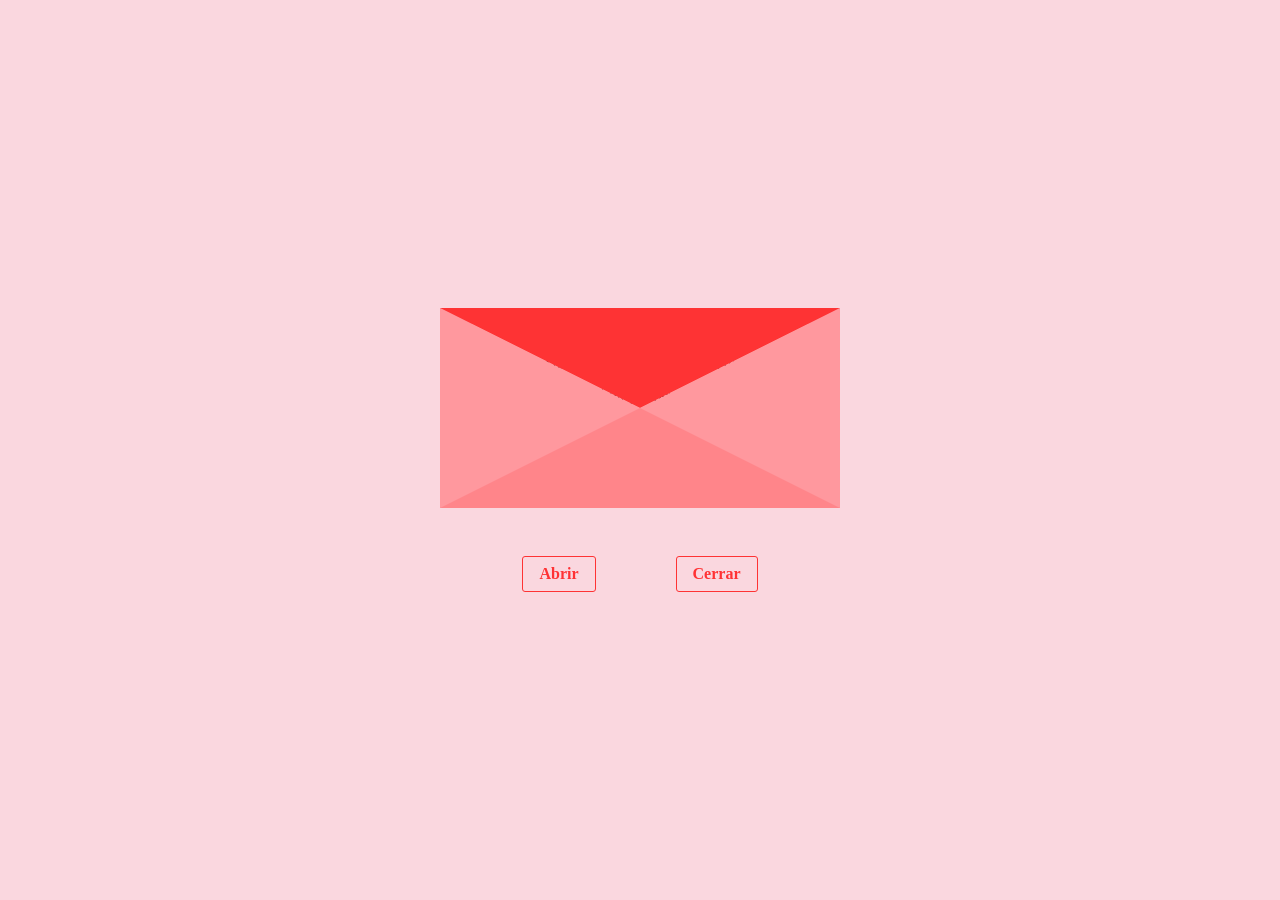
<file: index.html>
<!DOCTYPE html>
<html lang="es">
<head>
  <meta charset="UTF-8">
  <meta name="viewport" content="width=device-width, initial-scale=1.0">
  <title>Carta</title>
  <link rel="stylesheet" href="style.css">
</head>
<body>
  <main>
    <div class="container-letter">
      <div class="cover"></div>
      <span class="heart">♥</span>
      <p class="paper" id="mainMessage">
       ¿Quieres ser mi San valentin amor? Mi pequeñita Alli te amo con mi alma y espero que me dejes ser tu san valentin toda la vida 
      </p>
      <div class="letter"></div>
    </div>
    <div class="options">
      <button id="open">Abrir</button>
      <button id="close">Cerrar</butto>
    </div>
  </main>
  <script src="script.js"></script>
</body>
</html>
</file>
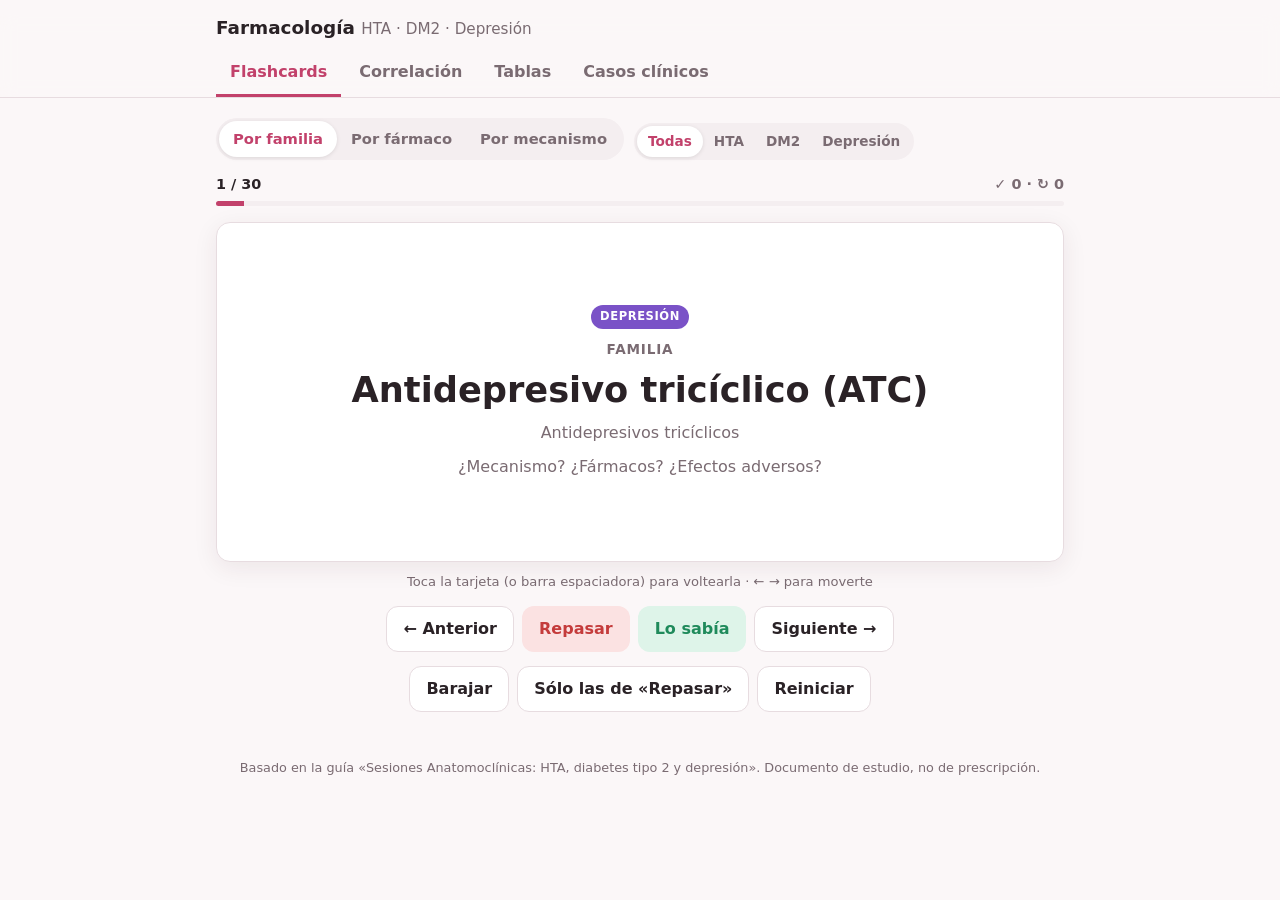
<file: farmacos/index.html>
<!DOCTYPE html>
<html lang="es">
<head>
  <meta charset="UTF-8">
  <meta name="viewport" content="width=device-width, initial-scale=1.0">
  <title>Farmacología HTA · DM2 · Depresión</title>
  <link rel="stylesheet" href="style.css">
</head>
<body>
  <header class="top">
    <div class="wrap">
      <h1>Farmacología <span class="muted">HTA · DM2 · Depresión</span></h1>
      <nav class="tabs" role="tablist">
        <button class="tab active" data-tab="flash" role="tab">Flashcards</button>
        <button class="tab" data-tab="corr" role="tab">Correlación</button>
        <button class="tab" data-tab="tablas" role="tab">Tablas</button>
        <button class="tab" data-tab="casos" role="tab">Casos clínicos</button>
      </nav>
    </div>
  </header>

  <main class="wrap">
    <!-- ================= FLASHCARDS ================= -->
    <section id="flash" class="panel active">
      <div class="toolbar">
        <div class="seg" id="flashMode">
          <button data-v="familia" class="on">Por familia</button>
          <button data-v="farmaco">Por fármaco</button>
          <button data-v="mecanismo">Por mecanismo</button>
        </div>
        <div class="seg small" id="flashEnf">
          <button data-v="all" class="on">Todas</button>
          <button data-v="hta">HTA</button>
          <button data-v="dm2">DM2</button>
          <button data-v="dep">Depresión</button>
        </div>
      </div>

      <div class="progress-row">
        <span id="flashCount">1 / 1</span>
        <span class="muted" id="flashStats"></span>
      </div>
      <div class="bar"><div id="flashBar"></div></div>

      <div class="card-stage">
        <div class="flashcard" id="flashcard" tabindex="0" aria-live="polite">
          <div class="face front" id="cardFront"></div>
          <div class="face back" id="cardBack"></div>
        </div>
      </div>
      <p class="hint">Toca la tarjeta (o barra espaciadora) para voltearla · ← → para moverte</p>

      <div class="actions">
        <button class="btn ghost" id="prevCard">← Anterior</button>
        <button class="btn bad" id="reviewCard">Repasar</button>
        <button class="btn good" id="knowCard">Lo sabía</button>
        <button class="btn ghost" id="nextCard">Siguiente →</button>
      </div>
      <div class="actions">
        <button class="btn ghost" id="shuffleCards">Barajar</button>
        <button class="btn ghost" id="onlyReview">Sólo las de «Repasar»</button>
        <button class="btn ghost" id="resetFlash">Reiniciar</button>
      </div>
    </section>

    <!-- ================= CORRELACIÓN ================= -->
    <section id="corr" class="panel">
      <div class="toolbar">
        <label class="field">Tipo
          <select id="corrMode">
            <option value="f2fam">Fármaco → Familia</option>
            <option value="fam2f">Familia → Fármaco</option>
            <option value="f2f">Fármaco → otro fármaco de su familia</option>
            <option value="mec2fam">Mecanismo → Familia</option>
            <option value="letras">Estilo examen (letras)</option>
          </select>
        </label>
        <label class="field">Tema
          <select id="corrEnf">
            <option value="all">Todas</option>
            <option value="hta">HTA</option>
            <option value="dm2">DM2</option>
            <option value="dep">Depresión</option>
          </select>
        </label>
        <label class="field">Filas
          <select id="corrN">
            <option>5</option><option selected>10</option><option>15</option><option>20</option>
          </select>
        </label>
        <label class="check"><input type="checkbox" id="corrHelp"> Autocompletar</label>
      </div>

      <p class="muted" id="corrInstr"></p>
      <div id="corrLetters" class="letters" hidden></div>
      <div class="table-wrap">
        <table class="corr">
          <thead><tr><th>#</th><th id="corrLeftHead">Fármaco</th><th id="corrRightHead">Tu respuesta</th></tr></thead>
          <tbody id="corrBody"></tbody>
        </table>
      </div>
      <datalist id="dlFamilias"></datalist>
      <datalist id="dlFarmacos"></datalist>

      <div class="score" id="corrScore" hidden></div>
      <div class="actions">
        <button class="btn primary" id="corrCheck">Calificar</button>
        <button class="btn ghost" id="corrShow">Mostrar respuestas</button>
        <button class="btn ghost" id="corrReset">Reiniciar ↻</button>
      </div>
    </section>

    <!-- ================= TABLAS ================= -->
    <section id="tablas" class="panel">
      <div class="toolbar">
        <div class="seg" id="tablaSel"></div>
      </div>
      <div class="toolbar">
        <div class="seg small" id="tablaNivel">
          <button data-v="facil" class="on">Algunos huecos</button>
          <button data-v="normal">Todos los valores</button>
          <button data-v="dificil">Todo en blanco</button>
        </div>
      </div>

      <h2 class="tabla-titulo" id="tablaTitulo"></h2>
      <p class="muted tabla-ayuda">Escribe rangos como <b>120-129</b> y límites como <b>&lt;80</b> o <b>≥180</b> (también vale <b>&gt;=180</b>). Las unidades son opcionales.</p>
      <div class="keys" id="tablaKeys" aria-label="Insertar símbolo">
        <button type="button" data-k="≥">≥</button>
        <button type="button" data-k="<">&lt;</button>
        <button type="button" data-k="–">–</button>
        <button type="button" data-k=".">.</button>
        <button type="button" data-k="y/o">y/o</button>
      </div>
      <div class="table-wrap">
        <table class="fill" id="tablaFill"></table>
      </div>
      <p class="muted tabla-nota" id="tablaNota" hidden></p>

      <div class="score" id="tablaScore" hidden></div>
      <div class="actions">
        <button class="btn primary" id="tablaCheck">Calificar</button>
        <button class="btn ghost" id="tablaShow">Mostrar respuestas</button>
        <button class="btn ghost" id="tablaReset">Reiniciar ↻</button>
      </div>
    </section>

    <!-- ================= CASOS ================= -->
    <section id="casos" class="panel">
      <div class="toolbar">
        <label class="field">Tema
          <select id="casoEnf">
            <option value="all">Todas</option>
            <option value="hta">HTA</option>
            <option value="dm2">DM2</option>
            <option value="dep">Depresión</option>
            <option value="mix">Paciente con las tres</option>
          </select>
        </label>
        <label class="field">Tipo
          <select id="casoTipo">
            <option value="all">Todos</option>
            <option value="elegir">Elegir según el paciente</option>
            <option value="adverso">Efecto adverso → fármaco</option>
            <option value="fijo">Minicasos del documento</option>
            <option value="clasif">Clasificar la PA (GPC)</option>
            <option value="imc">IMC (NOM-008)</option>
          </select>
        </label>
        <div class="score-pill" id="casoScore">0 / 0</div>
      </div>

      <article class="caso" id="caso">
        <div class="caso-tag" id="casoTag"></div>
        <p class="caso-text" id="casoText"></p>
        <div class="opts" id="casoOpts"></div>
        <div class="exp" id="casoExp" hidden></div>
      </article>

      <div class="actions">
        <button class="btn primary" id="casoNext">Nuevo caso ↻</button>
        <button class="btn ghost" id="casoResetScore">Reiniciar marcador</button>
      </div>
    </section>

    <footer class="foot muted">
      Basado en la guía «Sesiones Anatomoclínicas: HTA, diabetes tipo 2 y depresión». Documento de estudio, no de prescripción.
    </footer>
  </main>

  <script src="data.js"></script>
  <script src="app.js"></script>
</body>
</html>
</file>
<file: style.css>
/* reset css */

* {
    min-width: 0;
    font: inherit;
  }
  
  *,
  *::before,
  *::after {
    box-sizing: border-box;
  }
  
  img,
  video,
  svg {
    display: block;
    height: auto;
    max-width: 100%;
  }
  
  body {
    margin: 0;
    min-height: 100dvh;
  }
  
  h1,
  h2,
  h3 {
    text-wrap: balance;
  }
  
  p {
    text-wrap: pretty;
  }
  
  /* styles */
  /* TODO: Cambiar la fuente
  
  * {
    font-family: comic-sans;
  } */
  
  body {
    background-color: #fad7df;
  }
  
  main {
    display: flex;
    flex-direction: column;
  
    gap: 3rem;
    justify-content: center;
    align-items: center;
    height: 100vh;
  }
  
  .container-letter {
    position: relative;
  }
  
  .cover {
    position: absolute;
    border-left: 200px solid transparent;
    border-right: 200px solid transparent;
    border-top: 100px solid #fe3334;
    border-bottom: 100px solid transparent;
  
    /*  */
    transition: transform .75s;
    transform-origin: top;
  }
  
  .paper {
    position: absolute;
    padding: 1.5rem;
    line-height: 2rem;
    right: 5px;
    /*  */
    z-index: -1;
    background: white;
    width: 390px;
    height: 180px;
  
    transition: all .75s;
  }
  
  .letter {
    border-left: 200px solid #ff989e;
    border-right: 200px solid #ff989e;
    border-top: 100px solid transparent;
    border-bottom: 100px solid #ff858a;
  }
  
  .options {
    display: flex;
    gap: 5rem;
  
    & button {
      color: #ff3234;
      font-weight: 600;
      border-radius: 3px;
      background: #fad7df;
      padding: 0.5rem 1rem;
      border: 1px solid #fe3334;
      cursor: pointer;
    }
  
    & button:hover {
      background: #ff989e;
      color: white;
    }
  }
  
  .open-cover {
    transform: rotatex(180deg);
  }
  
  .open-paper {
    animation: openPaper .5s forwards;
  }
  
  @keyframes openPaper {
    0% {
      top: 0;
    }
    100% {
      top: -120px;
    }
  }
  
  .close-paper {
    animation: closePaper .5s forwards;
  }
  
  @keyframes closePaper {
    0% {
      top: -120px;
    }
    100% {
      top: 0;
    }
  }
  
  
  .heart {
    display: none;
    position: absolute;
    top: 25%;
    left: 46.5%;
    margin: auto;
    font-size: 3rem;
  
    color: #fe3334;
  
    animation: crecer 1s forwards ;
  }
  
  @keyframes crecer {
    0% {
      scale: 1;
      opacity: 1;
    }
    100% {
      scale: 3;
      opacity: 0;
  
    }
  }
</file>
<file: farmacos/style.css>
:root {
  --bg: #fbf7f8;
  --surface: #ffffff;
  --surface-2: #f4eef0;
  --text: #2a2226;
  --muted: #7a6b72;
  --line: #e7dce0;
  --accent: #c2416b;
  --accent-soft: #fbe3eb;
  --good: #1f8a5b;
  --good-soft: #def4e9;
  --bad: #c43b3b;
  --bad-soft: #fbe2e2;
  --hta: #c2416b;
  --dm2: #2f74c0;
  --dep: #7a52c7;
  --mix: #b7791f;
  --shadow: 0 6px 24px rgba(60, 20, 35, .08);
  --radius: 14px;
}
@media (prefers-color-scheme: dark) {
  :root:not([data-theme="light"]) {
    --bg: #17131a;
    --surface: #221c25;
    --surface-2: #2c2530;
    --text: #f1e9ee;
    --muted: #a99ba4;
    --line: #3a3140;
    --accent: #f07ba0;
    --accent-soft: #42222f;
    --good: #4cc790;
    --good-soft: #17352a;
    --bad: #f07070;
    --bad-soft: #3e1d1f;
    --hta: #f07ba0;
    --dm2: #6aa8ee;
    --dep: #b195f0;
    --mix: #e0ac58;
    --shadow: 0 6px 24px rgba(0, 0, 0, .35);
    color-scheme: dark;
  }
}
:root[data-theme="dark"] {
  --bg: #17131a;
  --surface: #221c25;
  --surface-2: #2c2530;
  --text: #f1e9ee;
  --muted: #a99ba4;
  --line: #3a3140;
  --accent: #f07ba0;
  --accent-soft: #42222f;
  --good: #4cc790;
  --good-soft: #17352a;
  --bad: #f07070;
  --bad-soft: #3e1d1f;
  --hta: #f07ba0;
  --dm2: #6aa8ee;
  --dep: #b195f0;
  --mix: #e0ac58;
  --shadow: 0 6px 24px rgba(0, 0, 0, .35);
  color-scheme: dark;
}

* { box-sizing: border-box; }
html, body { margin: 0; }
body {
  background: var(--bg);
  color: var(--text);
  font: 16px/1.5 system-ui, -apple-system, "Segoe UI", Roboto, sans-serif;
  -webkit-font-smoothing: antialiased;
}
.wrap { max-width: 880px; margin: 0 auto; padding: 0 16px; }
.muted { color: var(--muted); }
button, select, input { font: inherit; color: inherit; }

/* ---------- header ---------- */
.top {
  position: sticky; top: env(safe-area-inset-top, 0px); z-index: 10;
  background: color-mix(in srgb, var(--bg) 88%, transparent);
  backdrop-filter: blur(8px);
  border-bottom: 1px solid var(--line);
}
.top h1 { font-size: 1.15rem; margin: 14px 0 8px; font-weight: 700; }
.top h1 .muted { font-weight: 500; font-size: .95rem; }
.tabs { display: flex; gap: 4px; overflow-x: auto; }
.tab {
  border: 0; background: none; padding: 10px 14px; cursor: pointer;
  border-bottom: 3px solid transparent; color: var(--muted); font-weight: 600; white-space: nowrap;
}
.tab.active { color: var(--accent); border-bottom-color: var(--accent); }

.panel { display: none; padding: 20px 0 8px; }
.panel.active { display: block; }

/* ---------- controls ---------- */
.toolbar { display: flex; flex-wrap: wrap; gap: 10px; align-items: flex-end; margin-bottom: 14px; }
.seg { display: inline-flex; background: var(--surface-2); border-radius: 999px; padding: 3px; flex-wrap: wrap; }
.seg button {
  border: 0; background: none; padding: 7px 14px; border-radius: 999px; cursor: pointer;
  color: var(--muted); font-weight: 600; font-size: .92rem;
}
.seg button.on { background: var(--surface); color: var(--accent); box-shadow: 0 1px 4px rgba(0,0,0,.1); }
.seg.small button { padding: 5px 11px; font-size: .85rem; }
.field { display: flex; flex-direction: column; gap: 4px; font-size: .8rem; color: var(--muted); font-weight: 600; }
.field select {
  padding: 8px 10px; border: 1px solid var(--line); border-radius: 10px;
  background: var(--surface); color: var(--text); font-size: .95rem; min-width: 150px;
}
.check { display: flex; align-items: center; gap: 6px; font-size: .9rem; color: var(--muted); padding-bottom: 8px; }

.btn {
  border: 1px solid var(--line); background: var(--surface); padding: 10px 16px;
  border-radius: 12px; cursor: pointer; font-weight: 600; transition: transform .08s, background .15s;
}
.btn:active { transform: scale(.97); }
.btn.primary { background: var(--accent); border-color: var(--accent); color: #fff; }
.btn.good { background: var(--good-soft); border-color: transparent; color: var(--good); }
.btn.bad { background: var(--bad-soft); border-color: transparent; color: var(--bad); }
.btn.ghost:hover { background: var(--surface-2); }
.actions { display: flex; flex-wrap: wrap; gap: 8px; justify-content: center; margin: 14px 0; }

/* ---------- flashcards ---------- */
.progress-row { display: flex; justify-content: space-between; font-size: .9rem; font-weight: 600; }
.bar { height: 5px; background: var(--surface-2); border-radius: 9px; margin: 6px 0 16px; overflow: hidden; }
.bar > div { height: 100%; background: var(--accent); width: 0; transition: width .25s; }
.card-stage { perspective: 1400px; }
.flashcard {
  position: relative; min-height: 340px; cursor: pointer; outline: none;
  transform-style: preserve-3d; transition: transform .5s cubic-bezier(.3,.7,.3,1);
}
.flashcard.flipped { transform: rotateY(180deg); }
.flashcard:focus-visible .face { box-shadow: 0 0 0 3px var(--accent-soft), var(--shadow); }
.face {
  position: absolute; inset: 0; backface-visibility: hidden; -webkit-backface-visibility: hidden;
  background: var(--surface); border: 1px solid var(--line); border-radius: var(--radius);
  box-shadow: var(--shadow); padding: 24px; overflow-y: auto;
}
.face.front { display: flex; flex-direction: column; align-items: center; justify-content: center; text-align: center; gap: 10px; }
.face.back { transform: rotateY(180deg); }
.face .big { font-size: clamp(1.5rem, 5vw, 2.2rem); font-weight: 800; line-height: 1.2; }
.face .mid { font-size: clamp(1.1rem, 3.5vw, 1.35rem); font-weight: 700; line-height: 1.35; max-width: 600px; }
.face .sub { color: var(--muted); }
.face .q { font-size: .85rem; color: var(--muted); text-transform: uppercase; letter-spacing: .06em; font-weight: 700; }
.face dl { margin: 0; display: grid; gap: 10px; }
.face dt { font-size: .75rem; text-transform: uppercase; letter-spacing: .06em; color: var(--muted); font-weight: 700; }
.face dd { margin: 2px 0 0; }
.face .answer { font-size: 1.35rem; font-weight: 800; color: var(--accent); margin-bottom: 12px; }
.hint { text-align: center; font-size: .82rem; color: var(--muted); margin: 10px 0 0; }

.tag {
  display: inline-block; font-size: .72rem; font-weight: 700; padding: 3px 9px; border-radius: 999px;
  text-transform: uppercase; letter-spacing: .05em; color: #fff;
}
.tag.hta { background: var(--hta); } .tag.dm2 { background: var(--dm2); }
.tag.dep { background: var(--dep); } .tag.mix { background: var(--mix); }
.chips { display: flex; flex-wrap: wrap; gap: 6px; }
.chip { background: var(--surface-2); padding: 3px 10px; border-radius: 999px; font-size: .9rem; }

/* ---------- correlación ---------- */
.table-wrap { overflow-x: auto; }
table.corr { width: 100%; border-collapse: separate; border-spacing: 0 6px; }
table.corr th { text-align: left; font-size: .78rem; color: var(--muted); text-transform: uppercase; letter-spacing: .05em; padding: 0 10px; }
table.corr td { background: var(--surface); padding: 8px 10px; vertical-align: middle; border-top: 1px solid var(--line); border-bottom: 1px solid var(--line); }
table.corr td:first-child { border-left: 1px solid var(--line); border-radius: 10px 0 0 10px; width: 36px; color: var(--muted); font-weight: 700; }
table.corr td:last-child { border-right: 1px solid var(--line); border-radius: 0 10px 10px 0; width: 50%; }
table.corr td.left { font-weight: 600; }
table.corr input {
  width: 100%; padding: 8px 10px; border: 1px solid var(--line); border-radius: 8px;
  background: var(--bg); color: var(--text);
}
table.corr input:focus { outline: 2px solid var(--accent); border-color: transparent; }
tr.ok td { background: var(--good-soft); }
tr.ok input { border-color: var(--good); }
tr.ko td { background: var(--bad-soft); }
tr.ko input { border-color: var(--bad); text-decoration: line-through; }
.fix { font-size: .88rem; margin-top: 5px; font-weight: 600; }
tr.ok .fix { color: var(--good); }
tr.ko .fix { color: var(--bad); }
.letters { display: grid; grid-template-columns: repeat(auto-fill, minmax(210px, 1fr)); gap: 6px; margin-bottom: 10px; }
.letters div { background: var(--surface-2); border-radius: 8px; padding: 6px 10px; font-size: .92rem; }
.letters b { color: var(--accent); margin-right: 6px; }
.score { text-align: center; font-size: 1.1rem; font-weight: 700; margin-top: 10px; }

/* ---------- casos ---------- */
.score-pill { margin-left: auto; background: var(--accent-soft); color: var(--accent); font-weight: 800; padding: 8px 14px; border-radius: 999px; }
.caso { background: var(--surface); border: 1px solid var(--line); border-radius: var(--radius); box-shadow: var(--shadow); padding: 22px; }
.caso-tag { display: flex; gap: 6px; flex-wrap: wrap; margin-bottom: 10px; }
.caso-text { font-size: 1.08rem; margin: 0 0 16px; }
.opts { display: grid; gap: 8px; }
.opt {
  text-align: left; border: 1px solid var(--line); background: var(--bg); padding: 12px 14px;
  border-radius: 10px; cursor: pointer; display: flex; gap: 10px; align-items: flex-start;
}
.opt:hover:not(:disabled) { border-color: var(--accent); }
.opt .l { font-weight: 800; color: var(--muted); min-width: 1.2em; }
.opt:disabled { cursor: default; }
.opt.right { background: var(--good-soft); border-color: var(--good); }
.opt.right .l { color: var(--good); }
.opt.wrong { background: var(--bad-soft); border-color: var(--bad); }
.opt.wrong .l { color: var(--bad); }
.exp { margin-top: 16px; padding: 14px; border-radius: 10px; background: var(--surface-2); }
.exp .verdict { font-weight: 800; margin-bottom: 4px; }
.exp .verdict.good { color: var(--good); }
.exp .verdict.bad { color: var(--bad); }

/* ---------- tablas para llenar ---------- */
.tabla-titulo { font-size: 1.1rem; margin: 4px 0 4px; text-wrap: balance; }
.tabla-ayuda { font-size: .88rem; margin: 0 0 10px; }
.tabla-nota { font-size: .9rem; background: var(--surface-2); border-radius: 10px; padding: 10px 12px; }
.keys { display: flex; gap: 6px; flex-wrap: wrap; margin-bottom: 10px; }
.keys button {
  min-width: 44px; padding: 8px 12px; border: 1px solid var(--line); border-radius: 10px;
  background: var(--surface); font-weight: 700; cursor: pointer;
}
.keys button:active { background: var(--accent-soft); }
table.fill { width: 100%; border-collapse: collapse; background: var(--surface); border-radius: 12px; overflow: hidden; box-shadow: var(--shadow); font-variant-numeric: tabular-nums; }
table.fill th { background: var(--accent); color: #fff; text-align: left; font-size: .8rem; text-transform: uppercase; letter-spacing: .05em; padding: 10px; }
table.fill td { border-top: 1px solid var(--line); padding: 8px 8px; vertical-align: top; }
table.fill td.lab { font-weight: 700; }
table.fill td.con { width: 52px; color: var(--muted); text-align: center; }
table.fill td.given { color: var(--text); }
table.fill input {
  width: 100%; min-width: 58px; padding: 7px 8px; border: 1px solid var(--line); border-radius: 8px;
  background: var(--bg); color: var(--text); font-variant-numeric: tabular-nums;
}
table.fill input:focus { outline: 2px solid var(--accent); border-color: transparent; }
table.fill td.ok { background: var(--good-soft); }
table.fill td.ok input { border-color: var(--good); }
table.fill td.ko { background: var(--bad-soft); }
table.fill td.ko input { border-color: var(--bad); }
table.fill td.ok .fix { color: var(--good); }
table.fill td.ko .fix { color: var(--bad); }
table.fill td.con input { min-width: 40px; }
table.fill .fix { font-size: .85rem; font-weight: 700; margin-top: 4px; }

.foot { font-size: .8rem; text-align: center; padding: 24px 0 40px; }

@media (max-width: 560px) {
  .flashcard { min-height: 400px; }
  .face { padding: 18px; }
  .score-pill { margin-left: 0; }
  table.corr td:last-child { width: 55%; }
}
</file>
